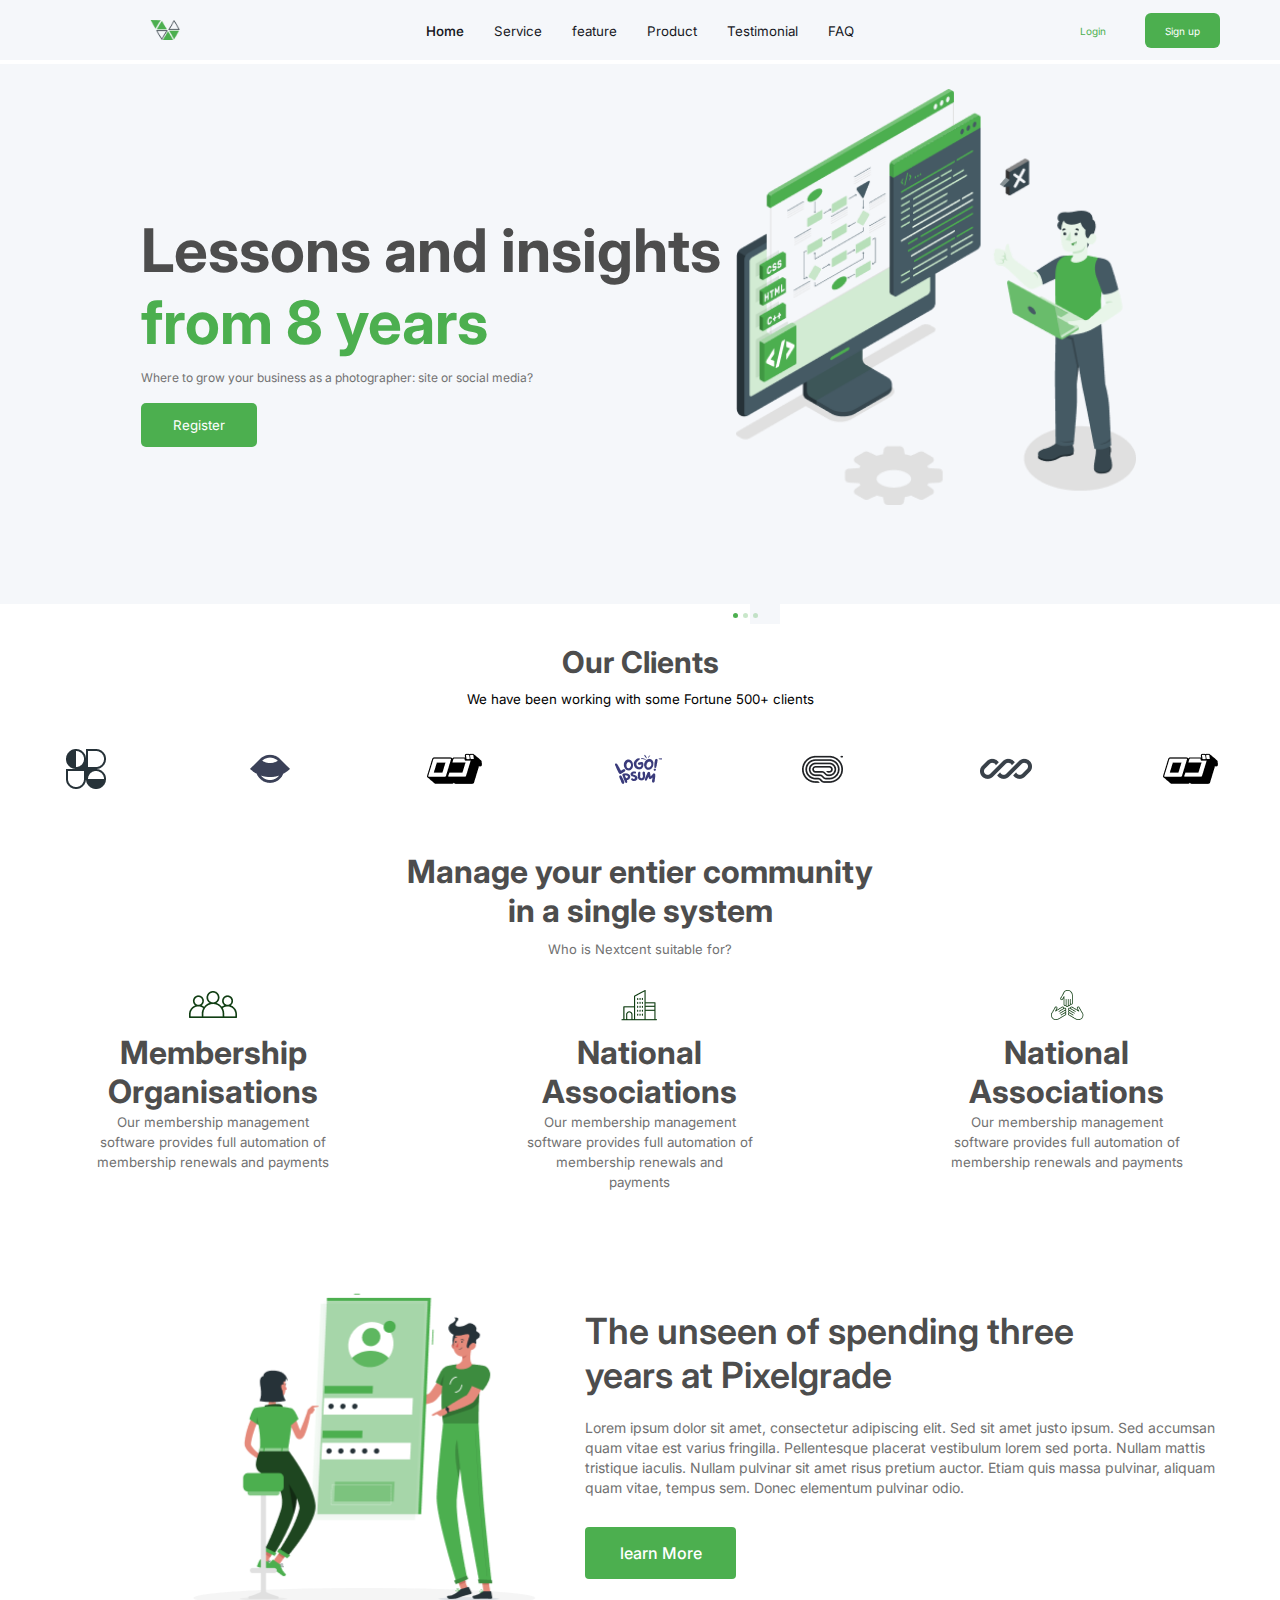
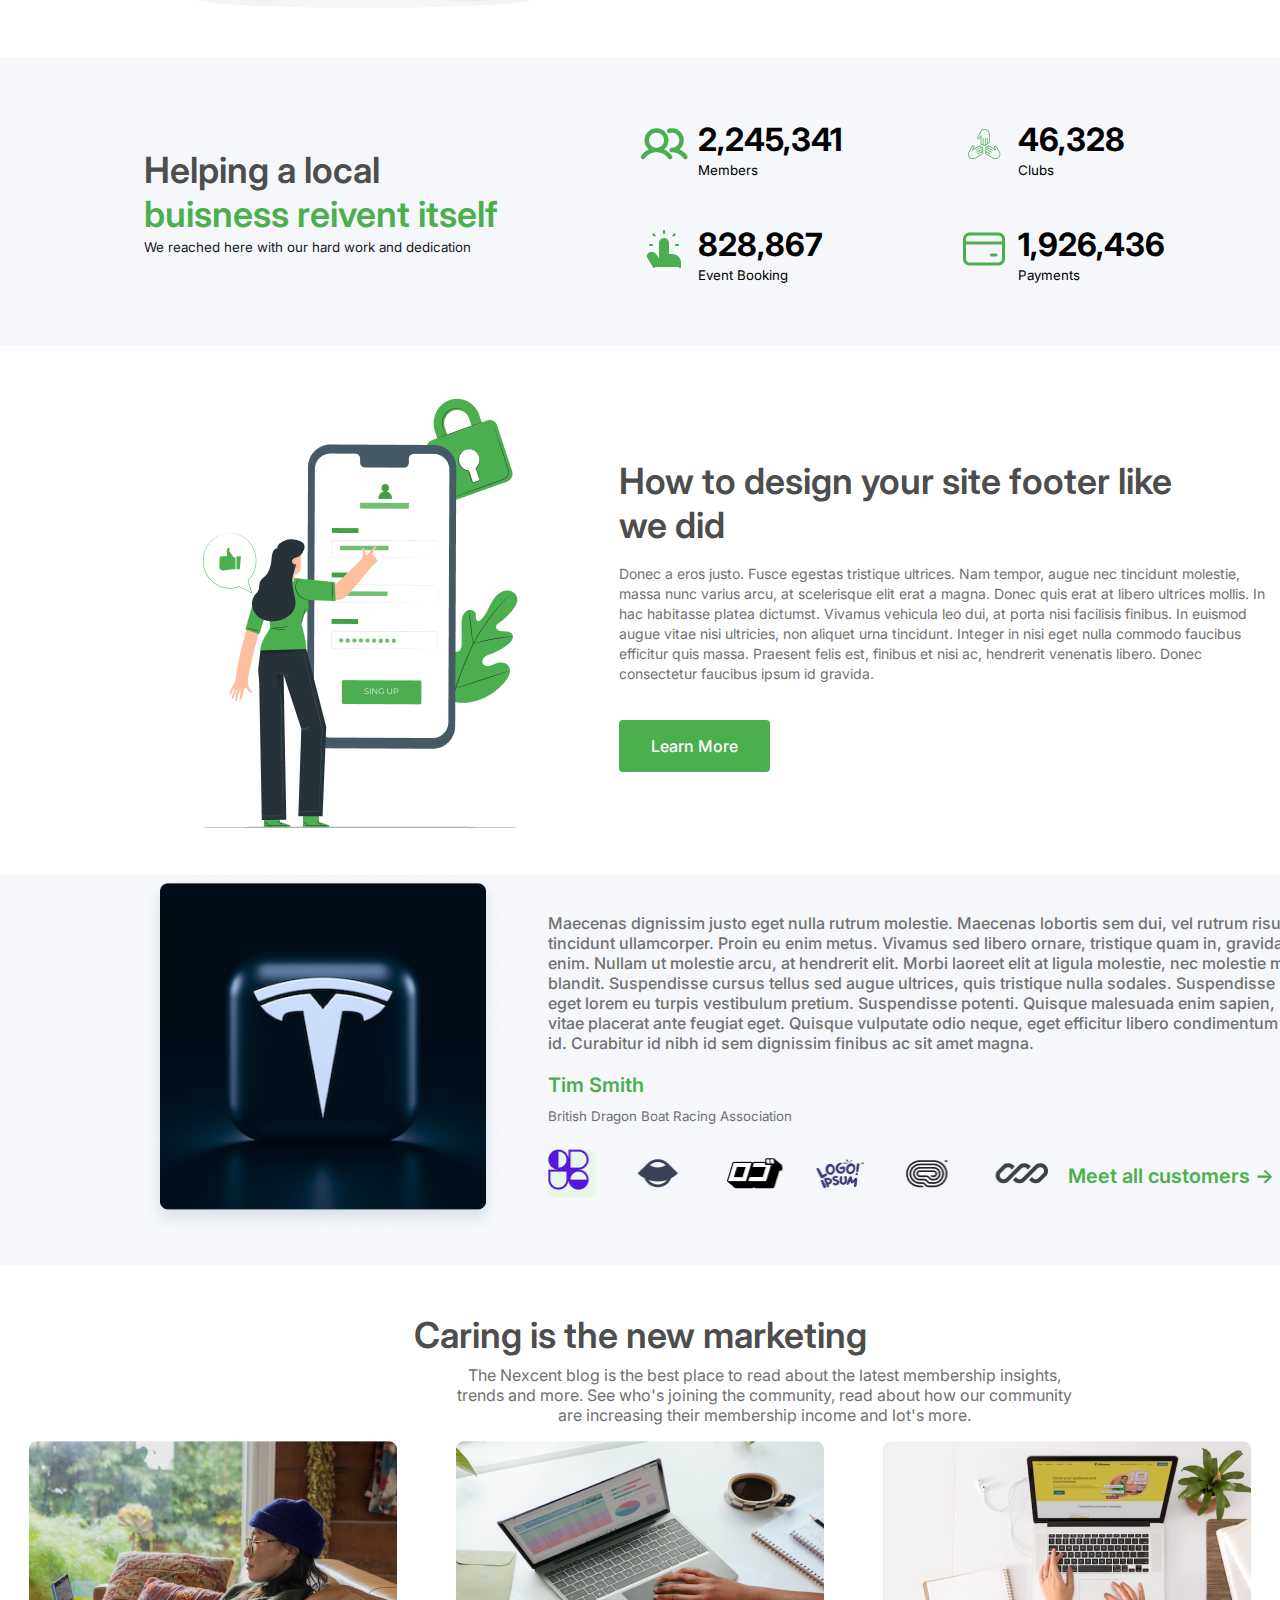
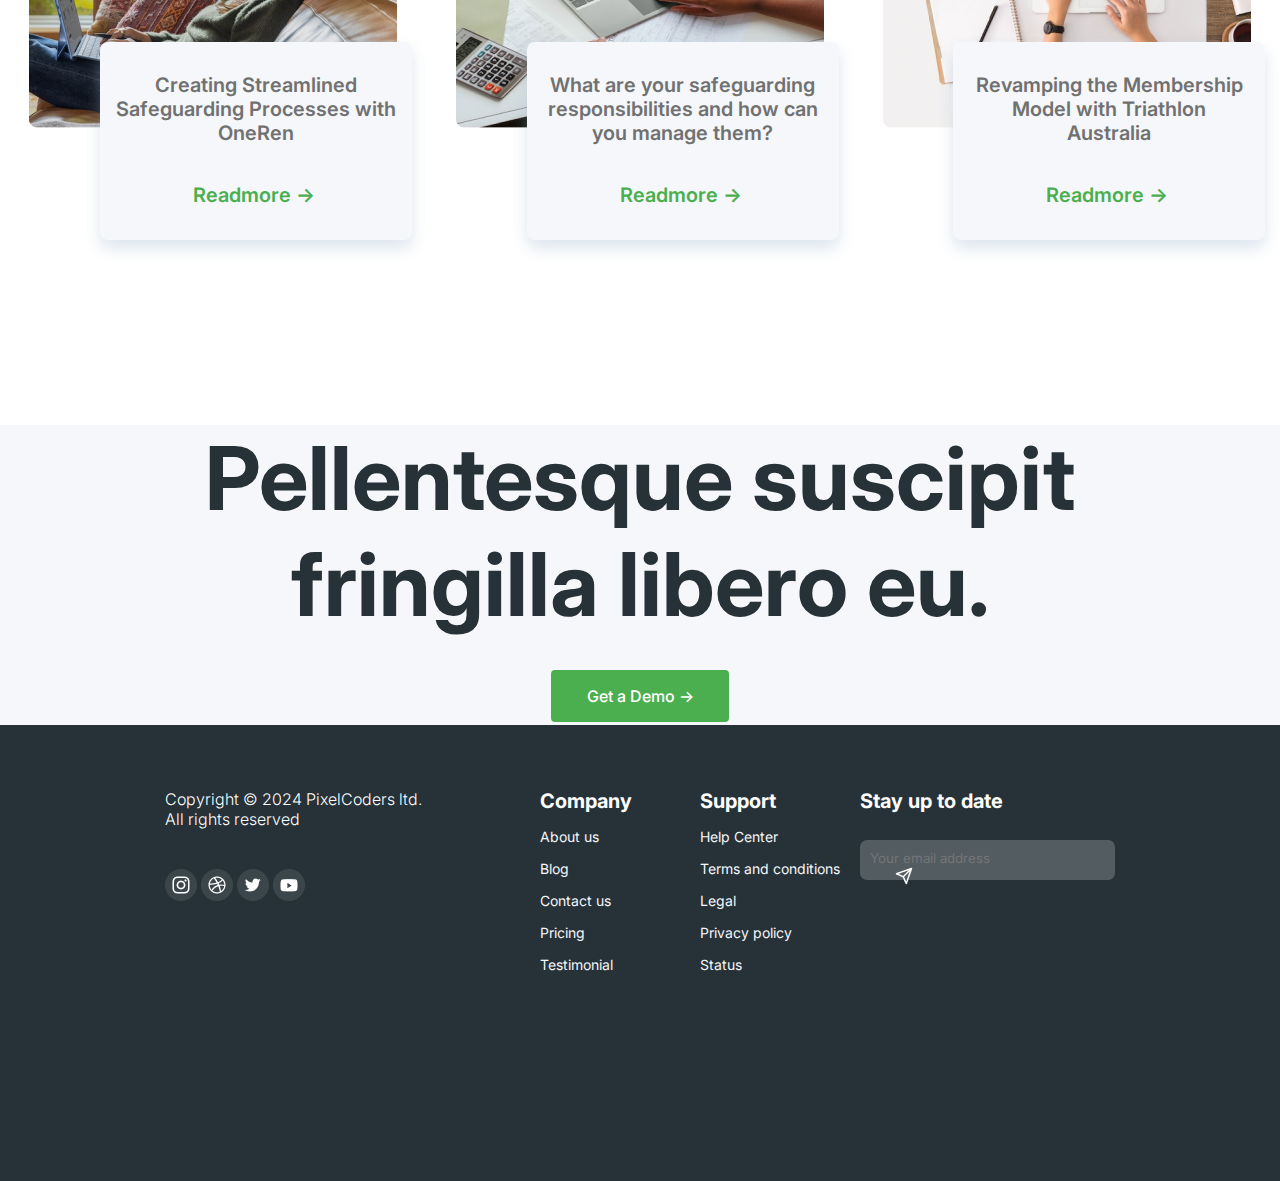
<file: Html/index.html>
<!DOCTYPE html>
<html lang="en">
<head>
    <meta charset="UTF-8">
    <meta name="viewport" content="width=device-width, initial-scale=1.0">
    <title>My Lessonsy</title>
    <link rel="stylesheet" href="../Css/style.css">
</head>
<body>
    <!--Navbar section-->
    <nav>
        <div class="logo">
            <img src="../Images/logo.png" alt="Logo-of-company" title="My Lessonsy">
        </div>
        <div class="nav-links">
            <ul class="first-ul">
                <li><a href="#" class="home-link">Home</a></li>
                <li><a href="./service.html">Service</a></li>
                <li><a href="./features.html">feature</a></li>
                <li><a href="#">Product</a></li>
                <li><a href="#">Testimonial</a></li>
                <li><a href="#">FAQ</a></li>
            </ul>
        </div>
        <div class="log-sign">
            <ul class="second-ul">
                <li class="login"><a href="#">Login</a></li>
                <li class="sign-up"><a href="#">Sign up</a></li>
            </ul>
        </div>
    </nav>
    
    <main>
        <!--Home section-->
        <section class="home">
            <div class="Hero-section">
                  <article class="hero-sec-part1">
                      <h1 class="hero-text">Lessons and insights <br><span>from 8 years</span></h1>
                      <small class="hero-caption">Where to grow your business as a photographer: site or social media?</small><br>
                      <button class="register-button">Register</button>
                  </article>
                  <figure>
                      <img src="../Images/illustration.png" alt="Personne bring a laptop">
                  </figure>
            </div>
            
            <div class="eclippse">
                <ul>
                    <li class="first-eclip"></li>
                    <li class="eclip"></li>
                    <li class="eclip"></li>
                </ul>
            </div>
    
            <div class="clients">
                <article class="clients-text">
                    <h1>Our Clients</h1>
                    <small class="clients-caption">We have been working with some Fortune 500+ clients</small><br>
                </article>
                <div class="clients-logos">
                    <figure>
                        <img src="../Images/clientslogos.png" alt="Our client logos">
                    </figure>
                </div>
            </div>
    
            <div class="community">
               <div class="community-text">
                    <h1>Manage your entier community <br>in a single system</h1>
                    <small>Who is Nextcent suitable for?</small><br>
                </div>
                
                <div class="community-explain">
                    <div class="membership-organisations">
                        <div class="member-icon-header">
                            <figure>
                                <img src="../Images/people.png" alt="people logo">
                            </figure>
                            <h1 class="hed-ing">Membership <br>Organisations</h1>
                        </div>
                        <article class="community-caption">
                            <small>Our membership management <br>software provides full automation of <br>membership renewals and payments</small>
                        </article>
                    </div>

                    <div class="national-associations">
                        <div class="national-icon-header">
                            <figure>
                                <img src="../Images/company.png" alt="company's icon">
                            </figure>
                            <h1 class="hed-ing">National <br>Associations</h1>
                        </div>
                        <article class="community-caption">
                            <small>Our membership management <br>software provides full automation of <br>membership renewals and <br>payments</small>
                        </article>
                    </div>
                    
                    <div class="clubs-and-groups">
                        <div class="clubs-icon-header">
                            <figure>
                                <img src="../Images/hands.png" alt="hand's icon">
                            </figure>
                            <h1 class="hed-ing">National <br>Associations</h1>
                        </div>
                        <article class="community-caption">
                            <small>Our membership management <br>software provides full automation of <br>membership renewals and payments</small>
                        </article>
                    </div>
                </div>
            </div>
        </section>

        <!--Body Section-->
        <section class="body">
            <div class="unlock">
                <figure class="phone-login-image">
                    <img src="../Images/mobile_login_rafiki.png" alt="phone containe a login page">
                </figure>
                <div class="unlock-header">
                    <article>
                        <h1>
                            The unseen of spending three <br>years at Pixelgrade
                        </h1>
                        <small>
                            Lorem ipsum dolor sit amet, consectetur adipiscing elit. Sed sit amet justo ipsum. Sed accumsan quam vitae est varius fringilla. Pellentesque placerat vestibulum lorem sed porta. Nullam mattis tristique iaculis. Nullam pulvinar sit amet risus pretium auctor. Etiam quis massa pulvinar, aliquam quam vitae, tempus sem. Donec elementum pulvinar odio.
                        </small>
                    </article>
                    <button>
                        learn More
                    </button>
                </div>
            </div>

            <div class="achievements">
                <div class="section-heading">
                    <article>
                        <h1>
                            Helping a local <br><span>buisness reivent itself</span>
                        </h1>
                        <small class="heading-description">
                            We reached here with our hard work and dedication
                        </small>
                    </article>
                </div>
                <div class="count">
                    <div class="row1">
                        <div class="row1-item1">
                            <figure>
                                <img src="../Images/people bold.png" alt="user-icon">
                            </figure>
                            <article>
                                <h1>2,245,341</h1>
                                <small>
                                    Members
                                </small>
                            </article>
                        </div>
                        <div class="row1-item2">
                            <figure>
                                <img src="../Images/hands bold.png" alt="client-icon">
                            </figure>
                            <article>
                                <h1>46,328</h1>
                                <small>
                                    Clubs
                                </small>
                            </article>
                        </div>
                    </div>

                    <div class="row2">
                        <div class="row2-item1">
                            <figure>
                                <img src="../Images/hand click.png" alt="hand-click-icon">
                            </figure>
                            <article>
                                <h1>828,867</h1>
                                <small>
                                    Event Booking
                                </small>
                            </article>
                        </div>
                        <div class="row2-item2">
                            <figure>
                                <img src="../Images/credit card.png" alt="credit-card-icon">
                            </figure>
                            <article>
                                <h1>1,926,436</h1>
                                <small>
                                    Payments
                                </small>
                            </article>
                        </div>
                    </div>
                </div>
            </div>

            <div class="calender">
                <figure>
                    <img src="../Images/mobile_login_pana.png" alt="mobile-login-icon">
                </figure>
                <div class="calender-heading">
                    <div class="heading-text">
                        <h1>
                            How to design your site footer like <br>we did
                        </h1>
                        <small>
                            Donec a eros justo. Fusce egestas tristique ultrices. Nam tempor, augue nec tincidunt molestie, massa nunc varius arcu, at scelerisque elit erat a magna. Donec quis erat at libero ultrices mollis. In hac habitasse platea dictumst. Vivamus vehicula leo dui, at porta nisi facilisis finibus. In euismod augue vitae nisi ultricies, non aliquet urna tincidunt. Integer in nisi eget nulla commodo faucibus efficitur quis massa. Praesent felis est, finibus et nisi ac, hendrerit venenatis libero. Donec consectetur faucibus ipsum id gravida.
                        </small>
                    </div>
                    <button>
                        Learn More
                    </button>
                </div>
            </div>

            <div class="customers">
                <figure class="tesla-logo">
                    <img src="../Images/tesla logo.png" alt="tesla logo" class="tesla-logo-img">
                </figure>
                <div class="all-customers">
                  <div class="customers-heading">
                      <article>
                        Maecenas dignissim justo eget nulla rutrum molestie. Maecenas lobortis sem dui, vel rutrum risus tincidunt ullamcorper. Proin eu enim metus. Vivamus sed libero ornare, tristique quam in, gravida enim. Nullam ut molestie arcu, at hendrerit elit. Morbi laoreet elit at ligula molestie, nec molestie mi blandit. Suspendisse cursus tellus sed augue ultrices, quis tristique nulla sodales. Suspendisse eget lorem eu turpis vestibulum pretium. Suspendisse potenti. Quisque malesuada enim sapien, vitae placerat ante feugiat eget. Quisque vulputate odio neque, eget efficitur libero condimentum id. Curabitur id nibh id sem dignissim finibus ac sit amet magna.
                      </article>
                      <p>Tim Smith</p>
                      <small class="small-caption">
                          British Dragon Boat Racing Association
                      </small>
                  </div>
                  <div class="customers-logos">
                      <figure>
                          <img src="../Images/custo-2.png" alt="">
                      </figure>
                      <a href="#">Meet all customers -></a>
                  </div>
                </div>
            </div>
            
            <div class="community-updates">
                <article>
                    <h1 class="prin-community-head1">
                        Caring is the new marketing
                    </h1>
                    <p class="prin-community-head">
                        The Nexcent blog is the best place to read about the latest membership insights, trends and more. See who's joining the community, read about how our community are increasing their membership income and lot's more.​
                    </p>
                </article>
                <div class="community-updates-figures">
                    <div class="fig1">
                        <figure>
                            <img src="../Images/relaxing.png" alt="relaxing">
                        </figure>
                       <article class="fig-caption">
                       <p>Creating Streamlined <br>Safeguarding Processes with <br>OneRen <br></p>
                       <div class="link-read">
                        <a href="#">Readmore -></a>
                       </div>
                       </article>
                    </div>
                    
                    <div class="fig2">
                    <figure>
                        <img src="../Images/computer.png" alt="computer">
                    </figure>
                   <article class="fig-caption">
                   <p>What are your safeguarding <br>responsibilities and how can <br>you manage them? <br></p>
                   <div class="link-read">
                    <a href="#">Readmore -></a>
                   </div>
                   </article>
                   </div>

                    <div class="fig3">
                        <figure>
                            <img src="../Images/computer 2.png" alt="relaxing">
                        </figure>
                       <article class="fig-caption">
                        <p>Revamping the Membership <br>Model with Triathlon <br>Australia <br></p>
                        <div class="link-read">
                            <a href="#">Readmore -></a>
                           </div>
                       </article>
                    </div>
                </div>
            </div>
        </section>
    </main>

    <footer>
        <div class="footer-heading">
            <article>
                <h1>
                    Pellentesque suscipit <br>fringilla libero eu.
                </h1>
            </article>
            <button>
                Get a Demo ->
            </button>
        </div>

        <div class="principale-footer">
            <div class="company-info">
                <p>Copyright &copy 2024 PixelCoders ltd. <br>All rights reserved</p>
                <figure class="social-links-icons">
                    <a href="#"><img src="../Images/instagram logo.png" alt="instagram icon"></a>
                    <a href="#"><img src="../Images/basket logo.png" alt="basket"></a>
                    <a href="#"><img src="../Images/twitter logo.png" alt="twitter-icon"></a>
                    <a href="#"><img src="../Images/youtube logo.png" alt="youtube-logo"></a>
                </figure>
            </div>

            <div class="footer-links">
                <div class="col1">
                    <h1>Company</h1>
                    <a href="#">About us</a>
                    <a href="#">Blog</a>
                    <a href="#">Contact us</a>
                    <a href="#">Pricing</a>
                    <a href="#">Testimonial</a>
                </div>
                <div class="col2">
                    <h1>Support</h1>
                    <a href="#">Help Center</a>
                    <a href="#">Terms and conditions</a>
                    <a href="#">Legal</a>
                    <a href="#">Privacy policy</a>
                    <a href="#">Status</a>
                </div>
                <div class="col3">
                    <h1>Stay up to date</h1>
                    <div class="input-forum">
                        <input type="text" placeholder="Your email address">
                        <a href="#"><img src="../Images/send.png" alt="send icon"></a>
                    </div>
                </div>
            </div>
        </div>
    </footer>
</body>
</html>
</file>
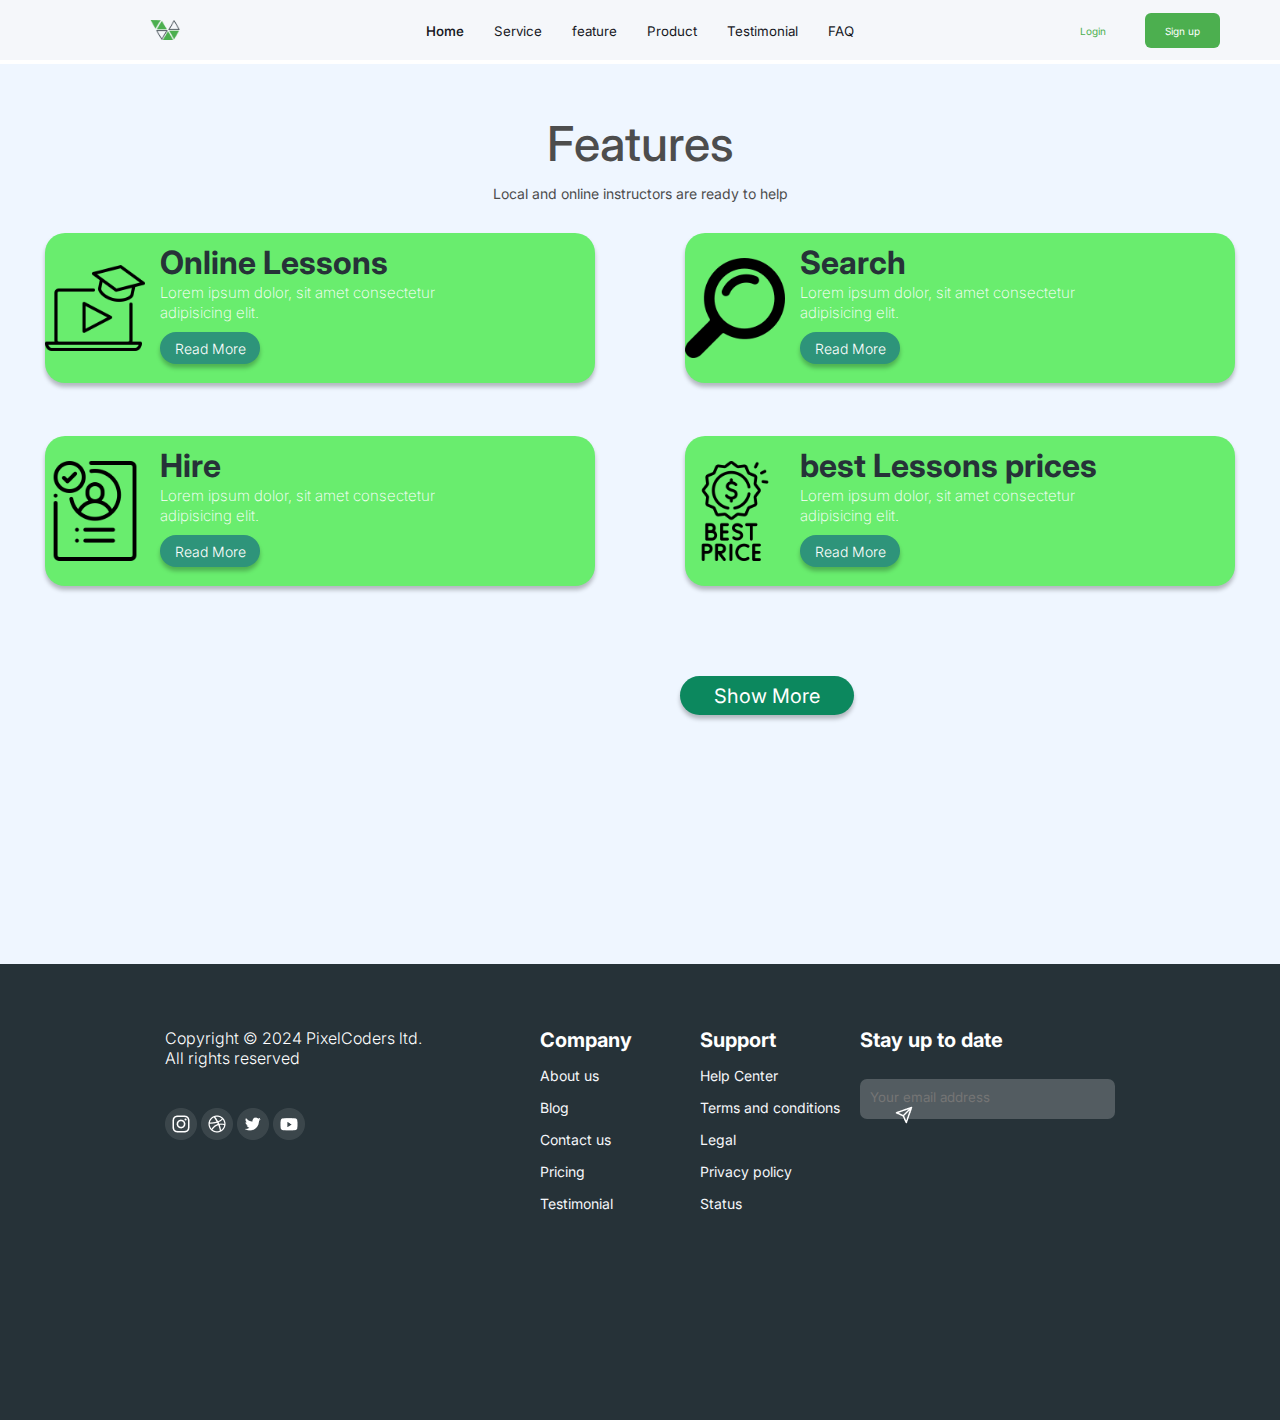
<file: Html/features.html>
<!DOCTYPE html>
<html lang="en">
<head>
    <meta charset="UTF-8">
    <meta name="viewport" content="width=device-width, initial-scale=1.0">
    <title>Features</title>
    <link rel="stylesheet" href="../Css/features.css">
</head>
<body>
    <nav>
        <div class="logo">
          <img
            src="../Images/logo.png"
            alt="Logo-of-company"
            title="My Lessonsy"
          />
        </div>
        <div class="nav-links">
          <ul class="first-ul">
            <li><a href="./index.html" class="home-link">Home</a></li>
            <li><a href="./service.html">Service</a></li>
            <li><a href="#">feature</a></li>
            <li><a href="#">Product</a></li>
            <li><a href="#">Testimonial</a></li>
            <li><a href="#">FAQ</a></li>
          </ul>
        </div>
        <div class="log-sign">
          <ul class="second-ul">
            <li class="login"><a href="#">Login</a></li>
            <li class="sign-up"><a href="#">Sign up</a></li>
          </ul>
        </div>
      </nav>

      <main class="features-main">
        <div class="features-header">
            <h1 class="features-principale-heading">Features</h1>
            <small class="features-principale-caption">Local and online instructors are ready to help</small>
        </div>
        <section class="features"> 
            <div class="features-card">
                <div class="lessons-div" id="online-lessons">
                    <figure>
                        <img src="../Images/webinar.png" alt="laptop with cap">
                    </figure>
                    <article class="features-article">
                        <h1>Online Lessons</h1>
                        <small>Lorem ipsum dolor, sit amet consectetur <br>adipisicing elit.
                        </small><br>
                        <button class="read-more-button">
                            Read More
                        </button>
                    </article>
                </div>
                <div class="lessons-div" id="search">
                    <figure>
                        <img src="../Images/magnifier.png" alt="laptop with cap">
                    </figure>
                    <article class="features-article">
                        <h1>Search</h1>
                        <small>Lorem ipsum dolor, sit amet consectetur <br>adipisicing elit.
                        </small><br>
                            <button class="read-more-button">
                                Read More
                            </button>
                    </article>
                </div>
                <div class="lessons-div" id="hire">
                    <figure>
                        <img src="../Images/approved.png" alt="laptop with cap">
                    </figure>
                    <article class="features-article">
                        <h1>Hire</h1>
                        <small>Lorem ipsum dolor, sit amet consectetur <br>adipisicing elit.
                        </small><br>
                            <button class="read-more-button">
                                Read More
                            </button>
                    </article>
                </div>
                <div class="lessons-div" id="best-price">
                    <figure>
                        <img src="../Images/best-price.png" alt="laptop with cap">
                    </figure>
                    <article class="features-article">
                        <h1>best Lessons prices</h1>
                        <small>Lorem ipsum dolor, sit amet consectetur <br>adipisicing elit.
                        </small><br>
                            <button class="read-more-button">
                                Read More
                            </button>
                    </article>
                </div>
            </div> 
          
        </section>
        <button class="show-more-button">
            Show More
        </button>
      </main>
      
      <footer>
      

        <div class="principale-footer">
          <div class="company-info">
            <p>Copyright &copy 2024 PixelCoders ltd. <br />All rights reserved</p>
            <figure class="social-links-icons">
              <a href="#"
                ><img src="../Images/instagram logo.png" alt="instagram icon"
              /></a>
              <a href="#"><img src="../Images/basket logo.png" alt="basket" /></a>
              <a href="#"
                ><img src="../Images/twitter logo.png" alt="twitter-icon"
              /></a>
              <a href="#"
                ><img src="../Images/youtube logo.png" alt="youtube-logo"
              /></a>
            </figure>
          </div>
  
          <div class="footer-links">
            <div class="col1">
              <h1>Company</h1>
              <a href="#">About us</a>
              <a href="#">Blog</a>
              <a href="#">Contact us</a>
              <a href="#">Pricing</a>
              <a href="#">Testimonial</a>
            </div>
            <div class="col2">
              <h1>Support</h1>
              <a href="#">Help Center</a>
              <a href="#">Terms and conditions</a>
              <a href="#">Legal</a>
              <a href="#">Privacy policy</a>
              <a href="#">Status</a>
            </div>
            <div class="col3">
              <h1>Stay up to date</h1>
              <div class="input-forum">
                <input type="text" placeholder="Your email address" />
                <a href="#"><img src="../Images/send.png" alt="send icon" /></a>
              </div>
            </div>
          </div>
        </div>
      </footer>
</body>
</html>
</file>
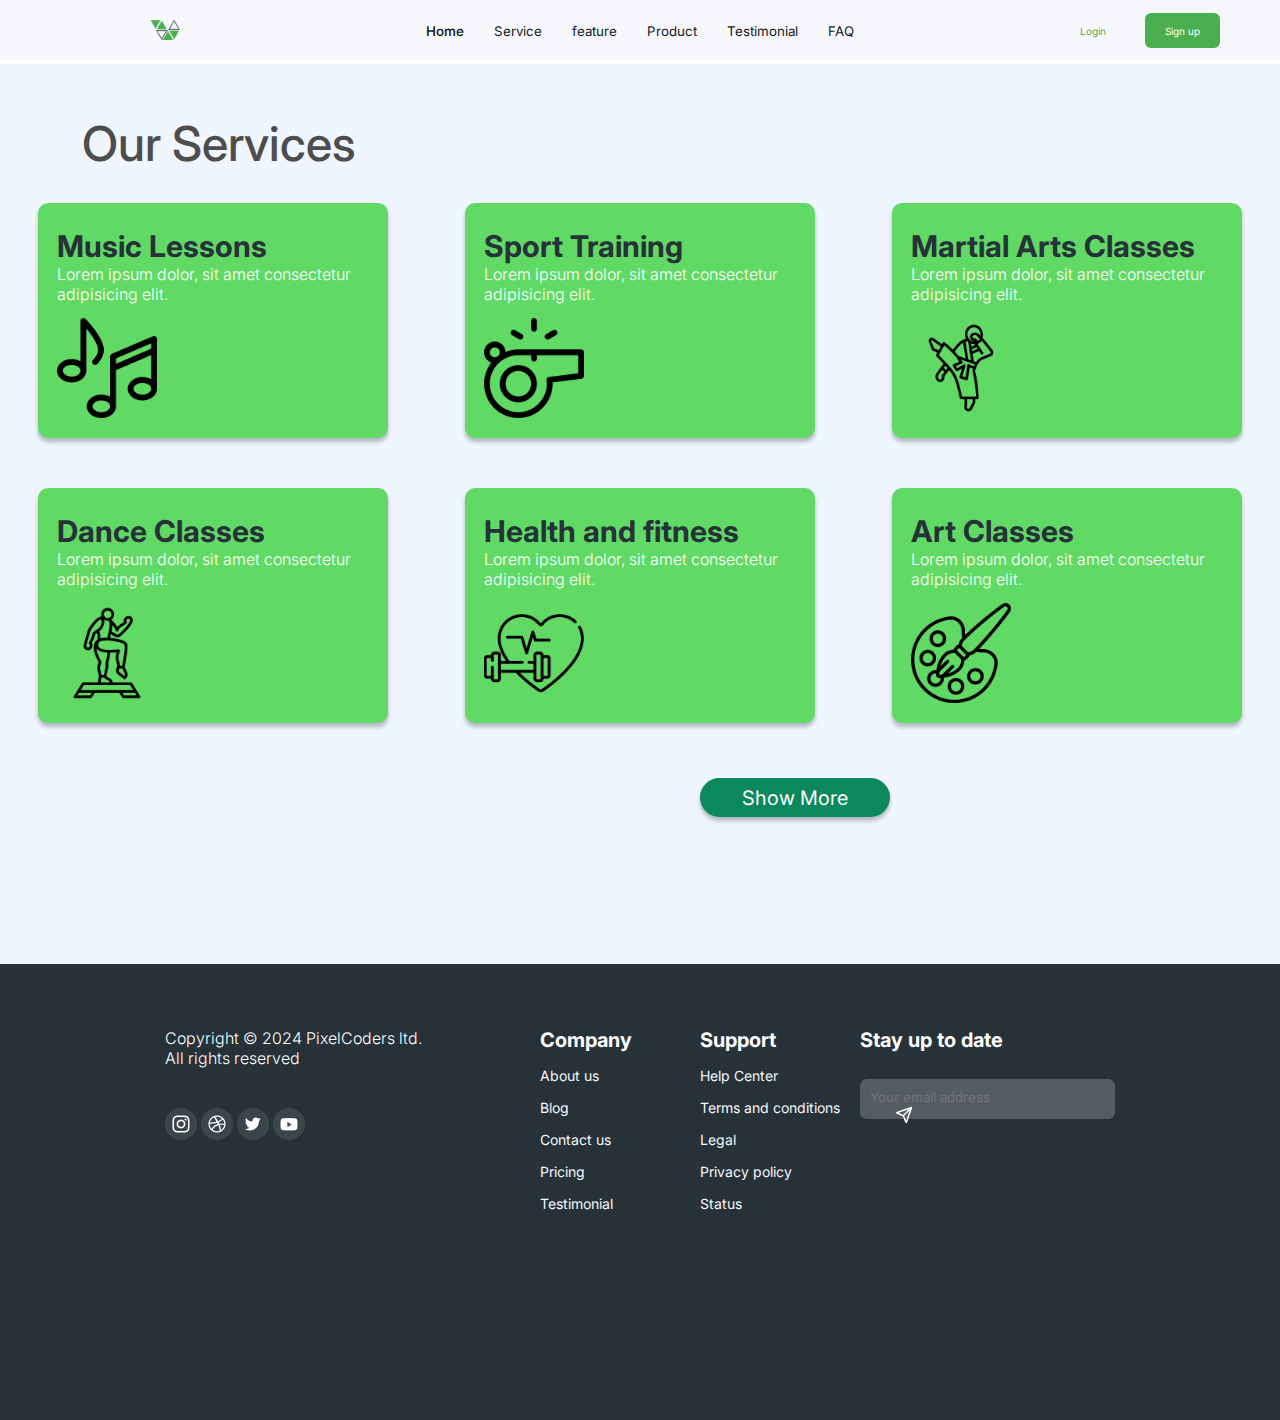
<file: Html/service.html>
<!DOCTYPE html>
<html lang="en">
  <head>
    <meta charset="UTF-8" />
    <meta name="viewport" content="width=device-width, initial-scale=1.0" />
    <title>Services</title>
    <link rel="stylesheet" href="../Css/style.css" />
  </head>
  <body>
    <nav>
      <div class="logo">
        <img
          src="../Images/logo.png"
          alt="Logo-of-company"
          title="My Lessonsy"
        />
      </div>
      <div class="nav-links">
        <ul class="first-ul">
          <li><a href="./index.html" class="home-link">Home</a></li>
          <li><a href="#">Service</a></li>
          <li><a href="./features.html">feature</a></li>
          <li><a href="#">Product</a></li>
          <li><a href="#">Testimonial</a></li>
          <li><a href="#">FAQ</a></li>
        </ul>
      </div>
      <div class="log-sign">
        <ul class="second-ul">
          <li class="login"><a href="#">Login</a></li>
          <li class="sign-up"><a href="#">Sign up</a></li>
        </ul>
      </div>
    </nav>

    <main class="services-main">
      <h1 class="services-principale-heading">Our Services</h1>
      <section class="services">
        <div class="services-card">
          <div id="music-lessons" class="card">
            <article>
              <h1>Music Lessons</h1>
              <small>
                  Lorem ipsum dolor, sit amet consectetur adipisicing elit.
              </small>
            </article>
            <figure>
              <img src="../Images/musical-note.png" alt="" />
            </figure>
          </div>

          <div id="sport-training" class="card">
            <article>
                <h1>Sport Training</h1>
                <small>
                    Lorem ipsum dolor, sit amet consectetur adipisicing elit.
                </small>
            </article>
            <figure>
              <img src="../Images/whistle.png" alt="" />
            </figure>
          </div>

          <div id="martial-arts" class="card">
           <article>
               <h1>Martial Arts Classes</h1>
               <small>
                   Lorem ipsum dolor, sit amet consectetur adipisicing elit.
               </small>
           </article>
            <figure>
              <img src="../Images/karate.png" alt="" />
            </figure>
          </div>

          <div id="dance-classes" class="card">
            <article>
                <h1>Dance Classes</h1>
                <small>
                    Lorem ipsum dolor, sit amet consectetur adipisicing elit.
                </small>
            </article>
            <figure>
              <img src="../Images/aerobics.png" alt="" />
            </figure>
          </div>

          <div id="health-and-fitness" class="card">
            <article>
                <h1>Health and fitness</h1>
                <small>
                    Lorem ipsum dolor, sit amet consectetur adipisicing elit.
                </small>
            </article>
            <figure>
              <img src="../Images/dumbbell.png" alt="" />
            </figure>
          </div>

          <div id="art-classes" class="card">
            <article>
                <h1>Art Classes</h1>
                <small>
                    Lorem ipsum dolor, sit amet consectetur adipisicing elit.
                </small>
            </article>
            <figure>
              <img src="../Images/art-and-design.png" alt="" />
            </figure>
          </div>
        </div>
        <button>
            Show More
        </button>
      </section>
    </main>

    <footer>
      

      <div class="principale-footer">
        <div class="company-info">
          <p>Copyright &copy 2024 PixelCoders ltd. <br />All rights reserved</p>
          <figure class="social-links-icons">
            <a href="#"
              ><img src="../Images/instagram logo.png" alt="instagram icon"
            /></a>
            <a href="#"><img src="../Images/basket logo.png" alt="basket" /></a>
            <a href="#"
              ><img src="../Images/twitter logo.png" alt="twitter-icon"
            /></a>
            <a href="#"
              ><img src="../Images/youtube logo.png" alt="youtube-logo"
            /></a>
          </figure>
        </div>

        <div class="footer-links">
          <div class="col1">
            <h1>Company</h1>
            <a href="#">About us</a>
            <a href="#">Blog</a>
            <a href="#">Contact us</a>
            <a href="#">Pricing</a>
            <a href="#">Testimonial</a>
          </div>
          <div class="col2">
            <h1>Support</h1>
            <a href="#">Help Center</a>
            <a href="#">Terms and conditions</a>
            <a href="#">Legal</a>
            <a href="#">Privacy policy</a>
            <a href="#">Status</a>
          </div>
          <div class="col3">
            <h1>Stay up to date</h1>
            <div class="input-forum">
              <input type="text" placeholder="Your email address" />
              <a href="#"><img src="../Images/send.png" alt="send icon" /></a>
            </div>
          </div>
        </div>
      </div>
    </footer>
  </body>
</html>
</file>
<file: Css/style.css>
@import url('https://fonts.googleapis.com/css2?family=Inter:ital,opsz,wght@0,14..32,100..900;1,14..32,100..900&display=swap');

*{
    margin: 0;
    padding: 0;
    font-family: "Inter", serif;
}

nav{
    background-color: #F5F7FA;
    display: grid;
    grid-template-columns: repeat(3, 1fr);
    height: 60px;
    margin-bottom: 4px;
    align-items: center;
}

nav .first-ul{
    list-style: none;
    display: grid;
    grid-template-columns: repeat(6, 1fr);

}

nav .second-ul{
    list-style: none;
    display: grid;
    grid-template-columns: repeat(2, 1fr);
}

nav ul li a{
    text-decoration: none;
    color: #18191F;
    font-size: smaller;
    font-weight: normal; 
    margin: 0 15px;
}



nav .logo{
    height: 20px;
    position: relative;
    left: 150px;
    width: 40px;
}

nav .logo img{
    height: 100%;
    cursor: pointer;
}

.log-sign{
    position: absolute;
    right: 60px;
    padding: 0 10px 0 0;
    font-size:12px;
    
}

.log-sign .login{
    background-color: #F5F7FA;
    padding: 10px 5px;
    border-radius: 6px;
    font-weight: 500;
}
.log-sign .login a{
    color: #4CAF4F;
}

.log-sign .sign-up a{
    color: #FFFFFF;
}

.log-sign .sign-up{
    background-color: #4CAF4F;
    padding: 10px 5px;
    border-radius: 6px;
    position: relative;
    left: 10px;
    font-weight: 300;
}

.nav-links{
    margin: 0 auto;
    
}


.nav-links ul li .home-link{
    font-weight: 550;
}


.home .Hero-section{
    display: grid;
    height: 60vh;
    grid-template-columns: repeat(2, 1fr);
    background-color: #F5F7FA;
}

.home .Hero-section figure img{
    width: 400px;
    position: absolute;
    right: 144px; 
    top: 89px;
}



.home .eclippse ul{
    list-style: disc;
    display: grid;
    grid-template-columns: repeat(3, 1fr);
    position: relative;
    width: 30px;
    left: 750px;
    background-color: #F5F7FA;
    
}


.home .eclippse ul li{
    color: #4CAF4F;
}

.home .eclippse ul .eclip{ 
    opacity: 30%;
}

.hero-sec-part1 h1{
    color: #4D4D4D;
    font-size: 60px;
    position: relative;
    top: 150px;
    left: 141px;
}

.hero-sec-part1 h1 span{
    color: #4CAF4F;
}

.hero-caption{
    color: #717171;
    position: absolute;
    font-size: 12px;
    top: 370px;
    left: 141px;
}

.register-button{
    background-color: #4CAF4F;
    padding: 14px 32px;
    color: #FFFFFF;
    border-radius: 5px;
    position: relative;
    left: 141px;
    top: 175px;
    border: none;
}

.clients{
    background-color: #FFFFFF;
    margin-top: 20px;
    text-align: center;
}

.clients-text h1{
    color: #4D4D4D;
    font-size: 30px;
}

.clients-caption{
    position: relative;
    top: 8px;
}

.clients-logos img{
    margin-top: 20px;
}

.community{
    margin-top: 30px;
}

.community .community-text{
    text-align: center;
}

.community .community-text h1{
    font-size: xx-large;
    color: #4D4D4D;
}

.community .community-text small{
    color: #717171;
    font-size: 13px;
    position: relative;
    top: 8px;
}

.community-explain{
    margin-top: 26px;
    display: grid;
    grid-template-columns: repeat(3,1fr);
    text-align: center;
}

.membership-organisations, .national-associations, .clubs-and-groups{
    padding: 5px;
    height: 200px;
}

.hed-ing{
    color: #4D4D4D;
}

.community-explain small{
    color: #717171;
}

.unlock{
    background-color: #FFFFFF;
    display: grid;
    margin-top: 42px;
    height: 430px;
    grid-template-columns: repeat(2, 1fr);
}

.unlock-header{
    width: 661px;
    margin: auto 144px;
    height: 268px;
}

.unlock-header article h1{
    color: #4D4D4D;
    font-weight: 600;
    font-size: 36px;
}

.unlock-header article small{
    color: #717171;
    position: relative;
    width: 600px;
    top: 20px;
    font-weight: 400;
    font-size: 14px;
}

.unlock-header button{
    background-color: #4CAF4F;
    color: white;
    padding: 14px 32px;
    width: 151px;
    height: 52px;
    font-weight: 500;
    font-size: 16px;
    border-radius: 4px;
    border: none;
    margin-top: 50px;
    
}

.phone-login-image img{
    position: relative;
    width: 441px;
    height: 328px;
    left: 144px;
    top: 52px;
}

.achievements{
    background-color: #F5F7FA;
    display: grid;
    grid-template-columns: repeat(2, 1fr);
    height: 288px;
    align-items: center;
}

.row1, .row2{
    display: grid;
    grid-template-columns: repeat(2, 1fr);
}

.row1-item1, .row1-item2, .row2-item1, .row2-item2{
    display: grid;
    grid-template-columns: auto 1fr;
}

.section-heading h1{
    color: #4D4D4D;
    font-size: 36px;
    font-weight: 600;
}

.section-heading article{
    position: relative;
    left: 144px;
}

.heading-description{
    color: #18191F;
}

.section-heading h1 span{
    color: #4CAF4F;
}

.row2{
    margin-top: 46px;
}

.count article{
    position: relative;
    left: 10px;
}

.calender{
    background-color: #FFFFFF;
    margin-top: 48px;
    display: grid;
    grid-template-columns: repeat(2, 1fr);
    height: 433px;
}

.calender figure img{
    position: relative;
    left: 144px;
}

.calender-heading{
    margin: auto 0;
    width: 661px;
    height: 308px;
}

.calender-heading .heading-text h1{
    color: #4D4D4D;
    font-weight: 600;
    font-size: 36px;
}

.calender-heading .heading-text small{
    color: #717171;
    font-weight: 400;
    font-size: 14px;
    position: relative;
    top: 16px;
}

.calender-heading button{
    background-color: #4CAF4F;
    color: white;
    padding: 14px 32px;
    width: 151px;
    height: 52px;
    font-weight: 500;
    font-size: 16px;
    border-radius: 4px;
    border: none;
    margin-top: 53px;
}

.customers{
    background-color: #F5F7FA;
    margin-top: 48px;
    height: 390px;
    display: grid;
    grid-template-columns: repeat(2, 1fr);
}

.customers-heading article{
    color: #717171;
    font-weight: 500;
    font-size: 16px;
}

.customers-heading p{
    margin-top: 20px;
    color: #4CAF4F;
    font-weight: 600;
   font-size: 20px;

}

.small-caption{
    color: #717171;
    position: relative;
    top: 8px;
}

.all-customers{
    position: absolute;
    left: 548px;
    width: 748px;
    height: 168px;
    margin-top: 38px;
}

.tesla-logo{
    position: absolute;
    left: 144px;
    width: 350px;
}


.customers-logos{
    display: grid;
    grid-template-columns: repeat(2, 1fr);
    margin-top: 32px;
}

.customers-logos figure img{
    width: 500px;
}

.customers-logos a{
    text-decoration: none;
    color: #4CAF4F;
    font-weight: 600;
    font-size: 20px;
    margin: auto 20px;
}

.community-updates{
    text-align: center;
    margin-top: 48px;
    background-color: #FFFFFF;
}

.prin-community-head{
    color: #717171;
    width: 628px;
    position: relative;
    margin-top: 8px;
    margin-bottom: 16px;
    left: 450px;
}

.community-updates-figures{
    display: grid;
    grid-template-columns: repeat(3, 1fr);
}

.fig-caption{
    background-color: #F5F7FA;
    position: relative;
    bottom: 90px;
    left: 100px;
    padding: 16px;
    width: 280px;
    height: 166px;
    box-shadow: 0px 8px 16px rgba(171, 190, 209, 0.4);
    border-radius: 8px;
}

.fig-caption p{
    color: #717171;
    font-weight: 600;
    font-size: 20px;
    margin-top: 15px;
}

.fig-caption a{
    color: #4CAF4F;
    text-decoration: none;
    font-weight: 600;
    font-size: 20px;
}

.link-read{
    padding: 8px;
    width: 260px;
    height: 44px;
    margin-top: 30px;
    align-items: center;
}

.prin-community-head1{
    color: #4D4D4D;
    font-weight: 600;
    font-size: 36px;

}


footer .footer-heading{
    background-color: #F5F7FA;
    height: 300px;
    text-align: center;
    margin-top: 94.6px;
}

footer .footer-heading article{
    width: 100%;
    color: #263238;
    font-weight: 600;
    font-size: 44px;
    left: 300px;
    top: 15px;
}

footer .footer-heading button{
    background-color: #4CAF4F;
    color: white;
    padding: 14px 32px;
    width: 178px;
    height: 52px;
    font-weight: 500;
    font-size: 16px;
    border-radius: 4px;
    border: none;
    margin-top: 33px;
}


.principale-footer{
    display: grid;
    grid-template-columns: repeat(2, 1fr);
    padding: 64px 165px;
    height: 328px;
    background-color: #263238;
}

.footer-links{
    display: grid;
    grid-template-columns: repeat(3, 1fr);
}

.col1, .col2{
    width: 160px;
    height: 200px;
}

.col3{
    width: 255px;
    height: 92px;
}

.col1 a, .col2 a{
    display: block;
    text-decoration: none;
    font-weight: 400;
    font-size: 14px;
    color: #F5F7FA;
    margin: 15px 0;
}

.input-forum{
    background-color: #ffffff35;
    width: 255px;
    height: 40px;
    border-radius: 7px;
    margin-top: 27px;
}

.input-forum input{
    background-color: transparent;
    margin: 10px 0 0 10px;
    border: none;
}


.input-forum a{
    margin-left: 35px;
}

.footer-links h1{
    color: #FFFFFF;
    font-size: 20px;
}


.company-info p{
    color: #FFFFFF;
    font-weight: 300;
}

.social-links-icons{
    margin-top: 40px;
}

.services-main{
    height: 100vh;
    background-color: #EFF6FF;
}

.services-card div{
    background-color: #61DA65;
    width: 350px;
    height: 235px;
    margin: 0 auto;
    border-radius: 10px;
    box-shadow: 0 4px 4px rgba(0, 0, 0, 0.25);
}

.services-card{
    display: grid;
    grid-template-columns: repeat(3, 1fr);
}

.services-card figure img{
    width: 100px;
    height: 100px;
    position: relative;
    top: 75px;
    left: 19px;
}

.card article{
    width: 301px;
    height: 40px;
    position: relative;
    left: 19px;
    top: 25px;
}

.card article h1{
    font-weight: 700;
    font-size: 30px;
    color: #263238;
}

.card article small{
    font-weight: 300;
    font-size: 16px;
    color: #FFFEFE;
}

.services-card #dance-classes, .services-card #health-and-fitness, .services-card #art-classes{
    margin-top: 50px;
}

.services-principale-heading{
    width: 296px;
    color: #4D4D4D;
    font-weight: 500;
    font-size: 48px;
    position: relative;
    left: 82px;
    margin-bottom: 80px;
    top: 50px;
}

.services button{
    border: none;
    width: 190px;
    height: 39px;  
    border-radius: 20px;
    color: #FFFFFF;
    font-weight: 400;
    font-size: 20px;
    position: relative;
    top: 55px;
    left: 700px;
    box-shadow: 0 4px 4px rgba(0, 0, 0, 0.25);
    background-color: #0C885E;
}

/* .features-header{
    position: relative;
    top: 50px;
    text-align: center;
}

.features-principale-heading{
    color: #4D4D4D;
    font-weight: 500;
    font-size: 48px;
}

.features-principale-caption{
    font-weight: 400;
    position: relative;
    top: 10px;
    font-size: 14px;
    color: #4D4D4D;
}

.features-main{
    height: 100vh;
    background-color: #EFF6FF;
} */

/* .features button{
    border: none;
    width: 174px;
    height: 39px;  
    border-radius: 20px;
    color: #FFFFFF;
    font-weight: 400;
    font-size: 20px;
    position: relative;
    top: 55px;
    left: 650px;
    box-shadow: 0 4px 4px rgba(0, 0, 0, 0.25);
    background-color: #0C885E;
} */
</file>
<file: Css/features.css>
@import url('https://fonts.googleapis.com/css2?family=Inter:ital,opsz,wght@0,14..32,100..900;1,14..32,100..900&display=swap');

*{
    margin: 0;
    padding: 0;
    font-family: "Inter", serif;
}

nav{
    background-color: #F5F7FA;
    display: grid;
    grid-template-columns: repeat(3, 1fr);
    height: 60px;
    margin-bottom: 4px;
    align-items: center;
}

nav .first-ul{
    list-style: none;
    display: grid;
    grid-template-columns: repeat(6, 1fr);

}

nav .second-ul{
    list-style: none;
    display: grid;
    grid-template-columns: repeat(2, 1fr);
}

nav ul li a{
    text-decoration: none;
    color: #18191F;
    font-size: smaller;
    font-weight: normal; 
    margin: 0 15px;
}



nav .logo{
    height: 20px;
    position: relative;
    left: 150px;
    width: 40px;
}

nav .logo img{
    height: 100%;
    cursor: pointer;
}

.log-sign{
    position: absolute;
    right: 60px;
    padding: 0 10px 0 0;
    font-size:12px;
    
}

.log-sign .login{
    background-color: #F5F7FA;
    padding: 10px 5px;
    border-radius: 6px;
    font-weight: 500;
}
.log-sign .login a{
    color: #4CAF4F;
}

.log-sign .sign-up a{
    color: #FFFFFF;
}

.log-sign .sign-up{
    background-color: #4CAF4F;
    padding: 10px 5px;
    border-radius: 6px;
    position: relative;
    left: 10px;
    font-weight: 300;
}

.nav-links{
    margin: 0 auto;
    
}


.nav-links ul li .home-link{
    font-weight: 550;
}





footer .footer-heading{
    background-color: #F5F7FA;
    height: 300px;
    text-align: center;
    margin-top: 94.6px;
}

footer .footer-heading article{
    width: 100%;
    color: #263238;
    font-weight: 600;
    font-size: 44px;
    left: 300px;
    top: 15px;
}

footer .footer-heading button{
    background-color: #4CAF4F;
    color: white;
    padding: 14px 32px;
    width: 178px;
    height: 52px;
    font-weight: 500;
    font-size: 16px;
    border-radius: 4px;
    border: none;
    margin-top: 33px;
}


.principale-footer{
    display: grid;
    grid-template-columns: repeat(2, 1fr);
    padding: 64px 165px;
    height: 328px;
    background-color: #263238;
}

.footer-links{
    display: grid;
    grid-template-columns: repeat(3, 1fr);
}

.col1, .col2{
    width: 160px;
    height: 200px;
}

.col3{
    width: 255px;
    height: 92px;
}

.col1 a, .col2 a{
    display: block;
    text-decoration: none;
    font-weight: 400;
    font-size: 14px;
    color: #F5F7FA;
    margin: 15px 0;
}

.input-forum{
    background-color: #ffffff35;
    width: 255px;
    height: 40px;
    border-radius: 7px;
    margin-top: 27px;
}

.input-forum input{
    background-color: transparent;
    margin: 10px 0 0 10px;
    border: none;
}


.input-forum a{
    margin-left: 35px;
}

.footer-links h1{
    color: #FFFFFF;
    font-size: 20px;
}


.company-info p{
    color: #FFFFFF;
    font-weight: 300;
}

.social-links-icons{
    margin-top: 40px;
}


.features-header{
    text-align: center;
    position: relative;
    top: 50px;
}

.features-header h1{
    color: #4D4D4D;
    font-weight: 500;
    font-size: 48px;
}

.features-header small{
    font-weight: 400;
    position: relative;
    top: 10px;
    font-size: 14px;
    color: #4D4D4D;
}

.features-card{
    display: grid;
    grid-template-columns: repeat(2, 1fr);
}

.lessons-div figure img{
    width: 80px;
}

.features-main{
    height: 100vh;
    background-color: #EFF6FF;
}

.lessons-div{
    display: grid;
    grid-template-columns: auto 1fr;
}

.features-card div figure img{
    width: 100px;
    margin-top: 25px;
}

.features-card div{
    background-color: #69ed6e;
    width: 550px;
    height: 150px;
    margin: 90px auto;
    border-radius: 20px;
    box-shadow: 0 4px 4px rgba(0, 0, 0, 0.25);
}

#hire, #best-price{
    margin-top: -37px;
}

.show-more-button{
    border: none;
    width: 174px;
    height: 39px;  
    border-radius: 20px;
    color: #FFFFFF;
    font-weight: 400;
    font-size: 20px;
    position: relative;
    left: 680px;
    box-shadow: 0 4px 4px rgba(0, 0, 0, 0.25);
    background-color: #0C885E;
    
}

.features-article{
    margin-left: 15px;
}

.features-article h1{
    color: #263238;
    font-weight: 700;
    font-size: 32px;
    padding-top: 10px;
}


.features-article small{
    width: 301px;
    color: #FFFFFF;
    font-weight: 200;
    font-size: 15px;
}

.read-more-button{
    border: none;
    width: 100px;
    height: 32px;  
    border-radius: 20px;
    color: #FFFFFF;
    font-weight: 300;
    font-size: 14px;
    position: relative;
    top: 10px;
    box-shadow: 0 4px 4px rgba(0, 0, 0, 0.25);
    background-color: #2E947A;
}
</file>
